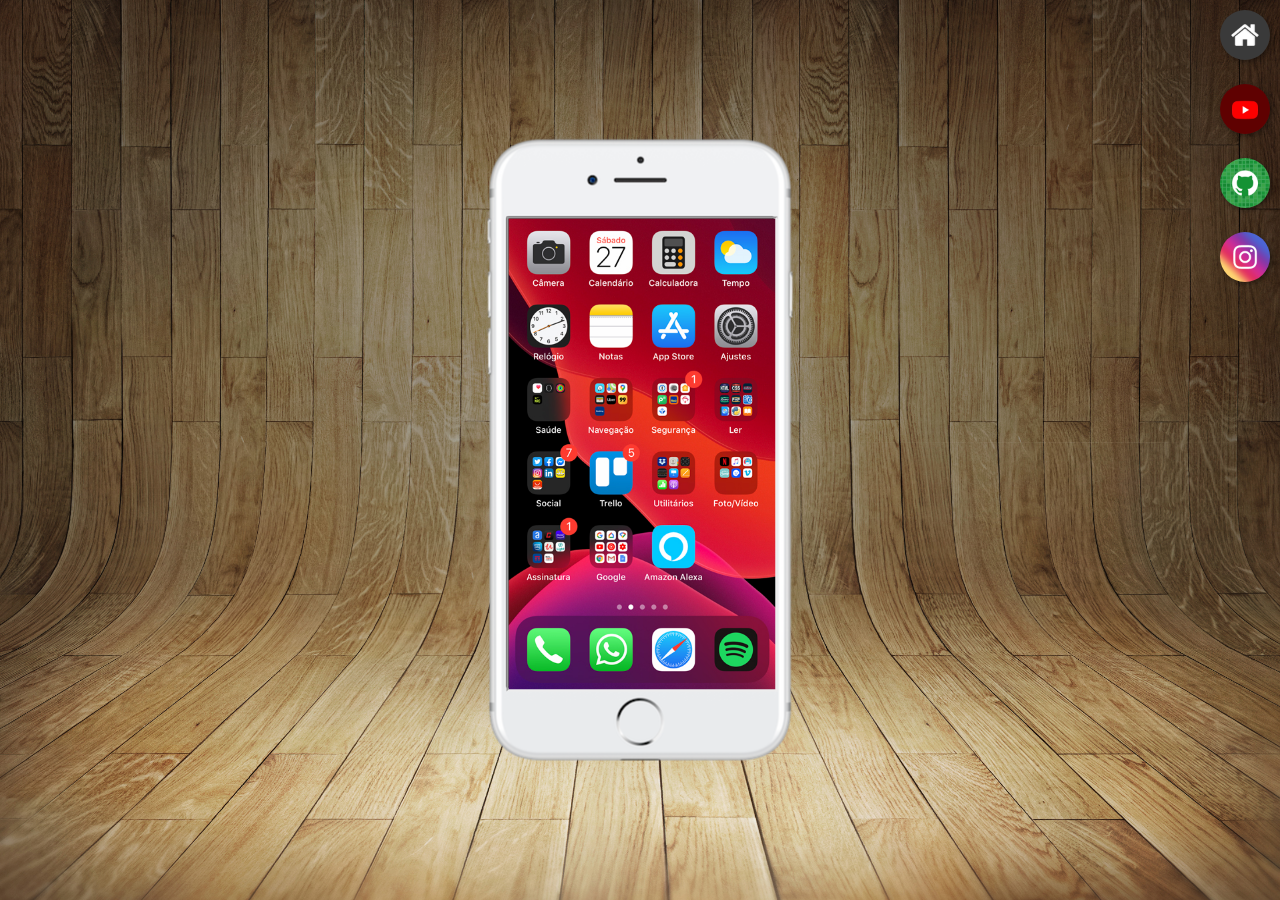
<file: Index.html>
<!DOCTYPE html>
<html lang="pt-br">
<head>
    <meta charset="UTF-8">
    <meta name="viewport" content="width=device-width, initial-scale=1.0">
    <link rel="shortcut icon" href="favicon.ico" type="image/x-icon">
    <title>Projeto Redes Sociais</title>
    <link rel="stylesheet" href="estilos/style.css">
</head>
<body>
    <main>
        <section id="telefone">
            <iframe src="home.html" id="tela" name="tela" framborder="0"></iframe>
        </section>

        <section id="redes-sociais">
            <a href="home.html" target="tela"> <img src="imagens/logo-home.jpg" alt="home"></a><br>

            <a href="youtube.html" target="tela"> <img src="imagens/logo-youtube.jpg" alt="youtube"></a><br>

            <a href="github.html" target="tela"> <img src="imagens/logo-github.jpg" alt="github"></a><br>

            <a href="instagram.html" target="tela"> <img src="imagens/logo-instagram.jpg" alt="instagram"><br>

        
        </section>
    </main>
</body>
</html>
</file>
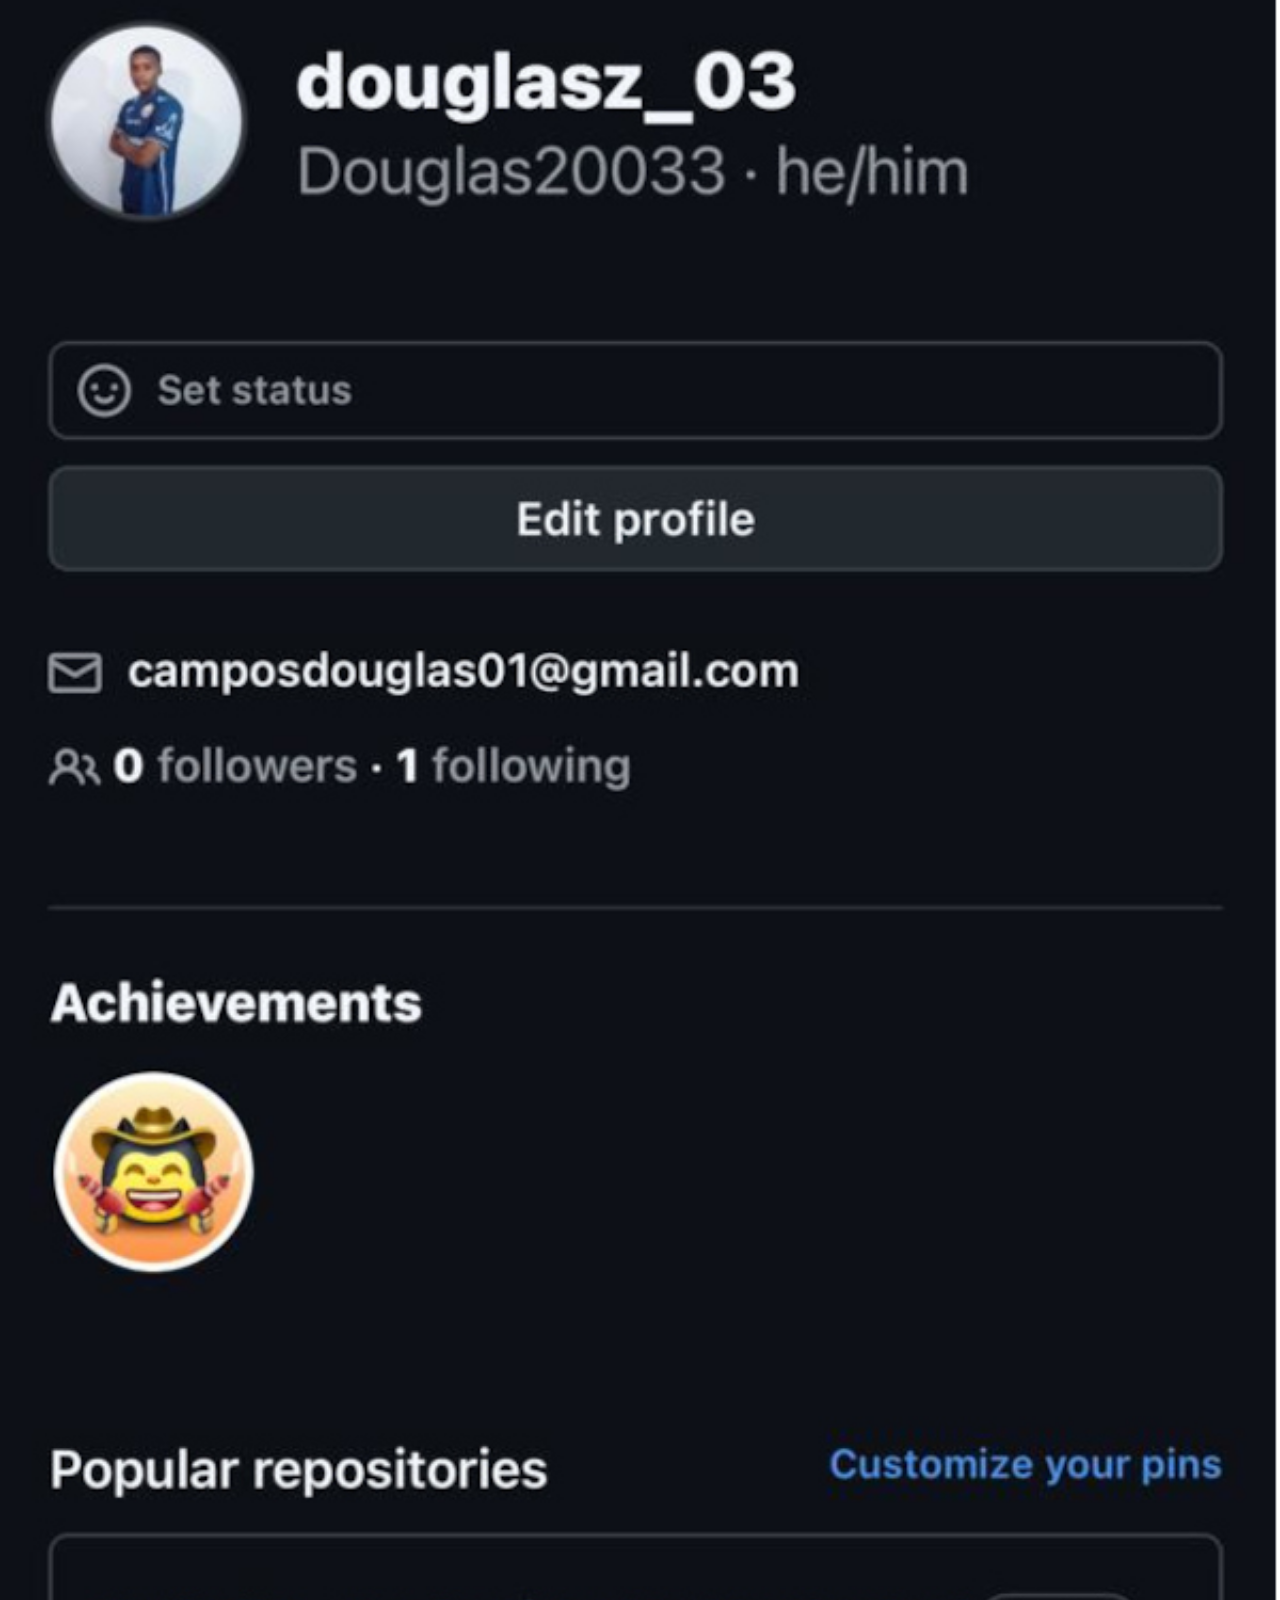
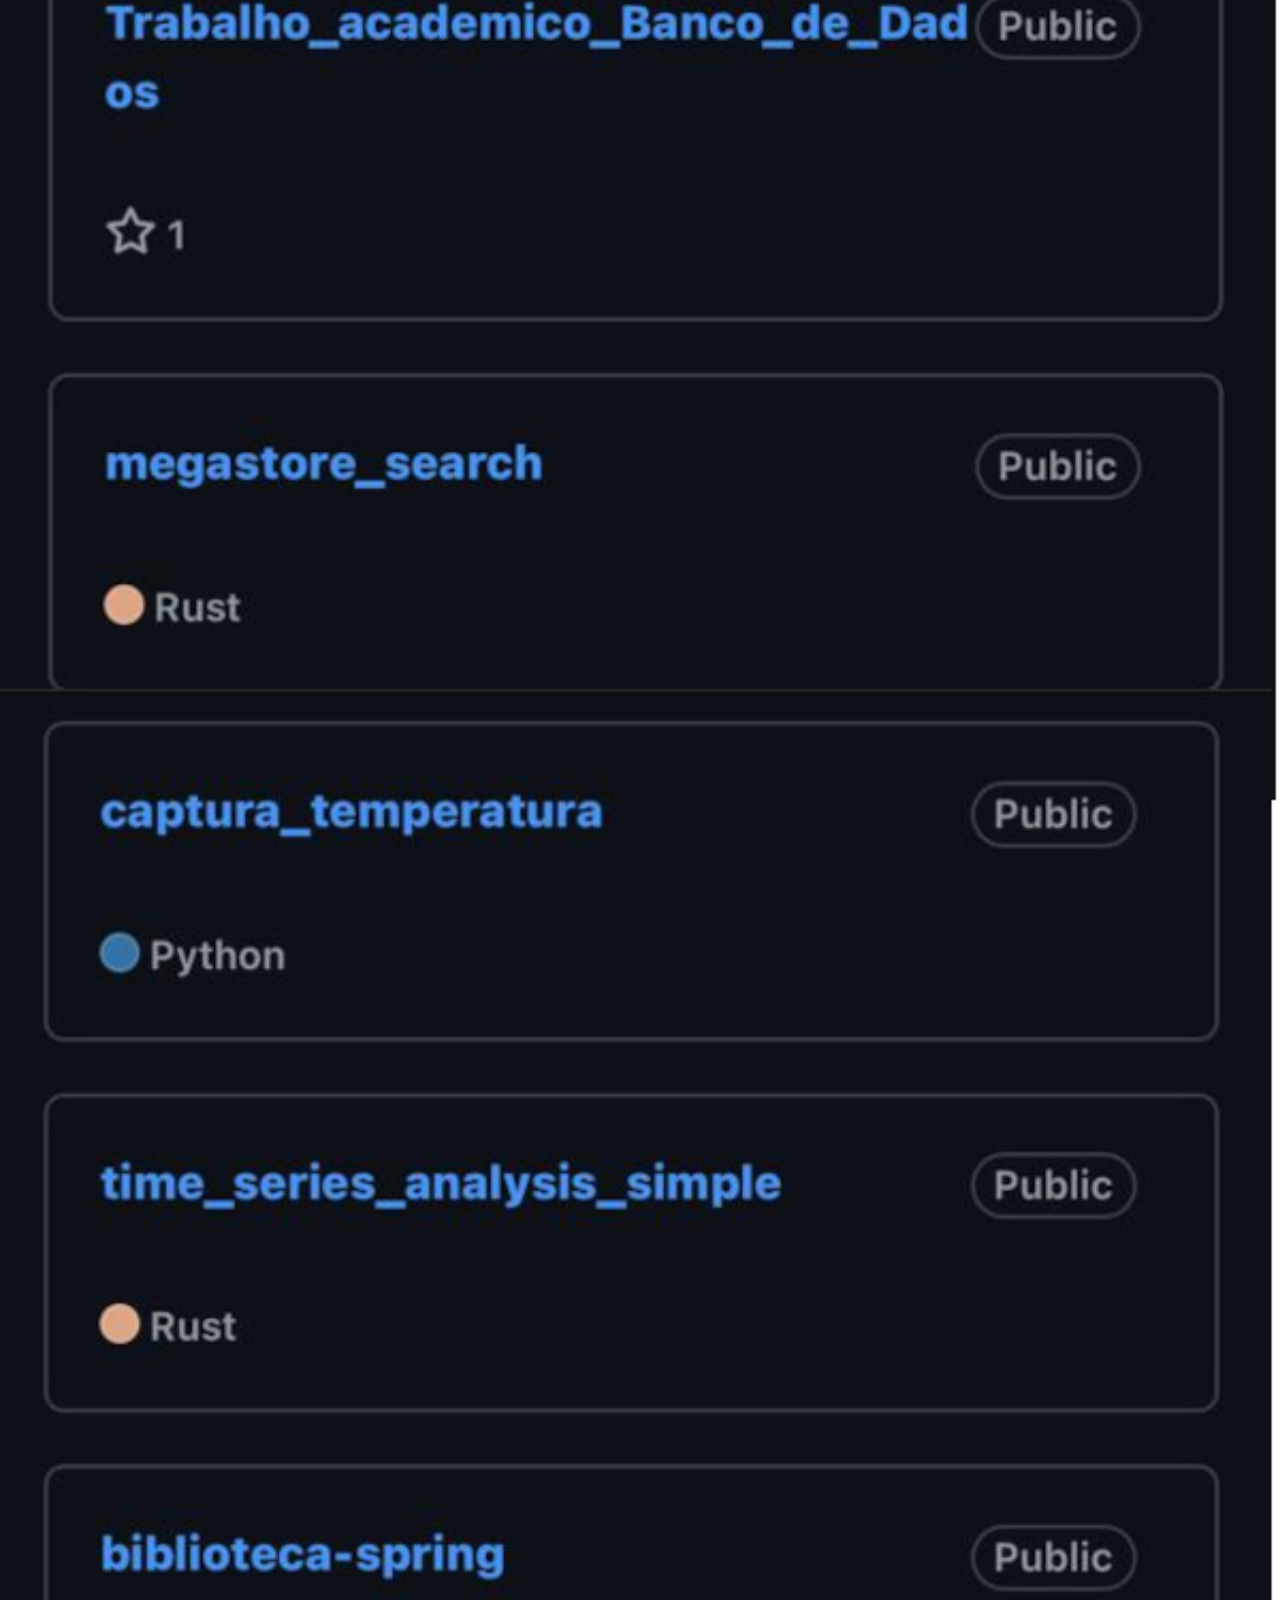
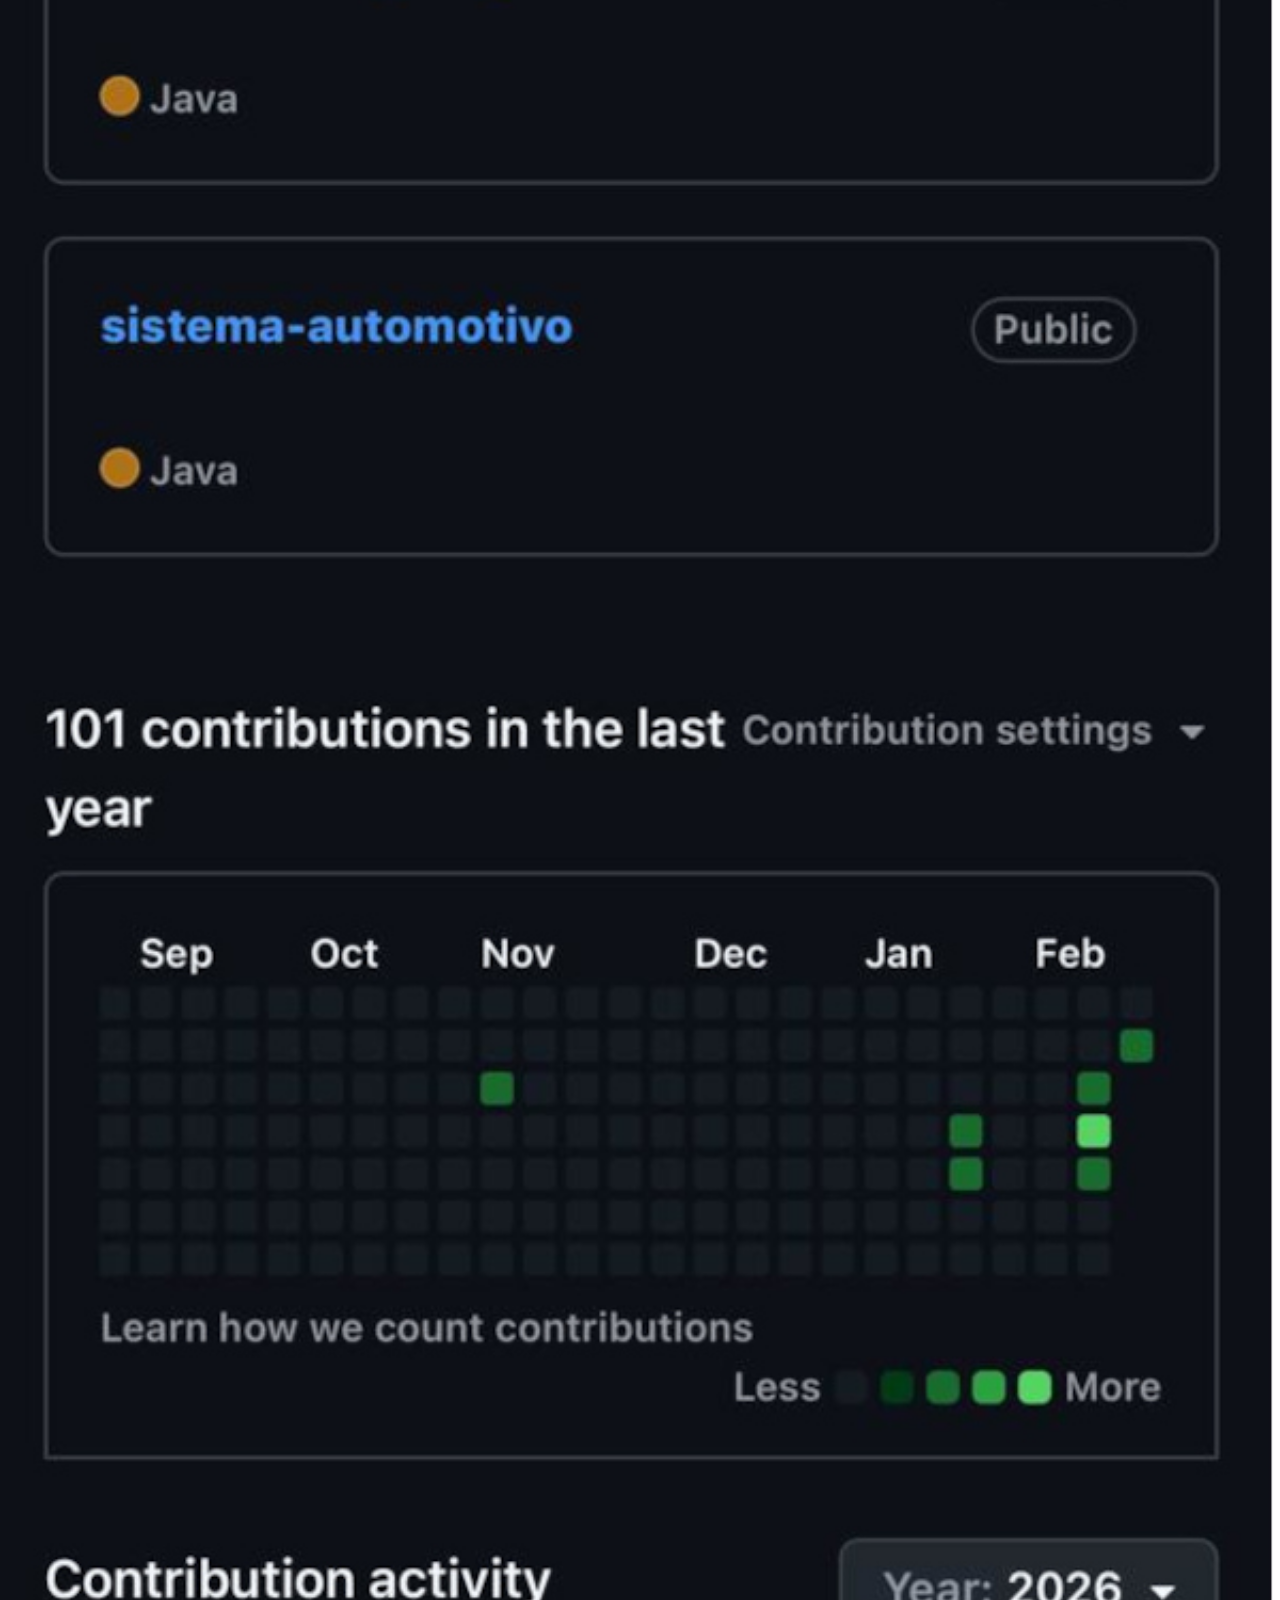
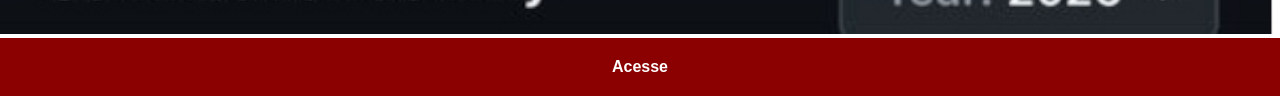
<file: github.html>
<!DOCTYPE html>
<html lang="pt-br">
<head>
    <meta charset="UTF-8">
    <meta name="viewport" content="width=device-width, initial-scale=1.0">
    <title>Github</title>
    <link rel="stylesheet" href="estilos/social.css">
</head>
<body>
    <img src="personalizada/github.jpg" alt="Github">
    <a href="https://github.com/Douglas20033" target="_blank"> Acesse</a>
</body>
</html>
</file>
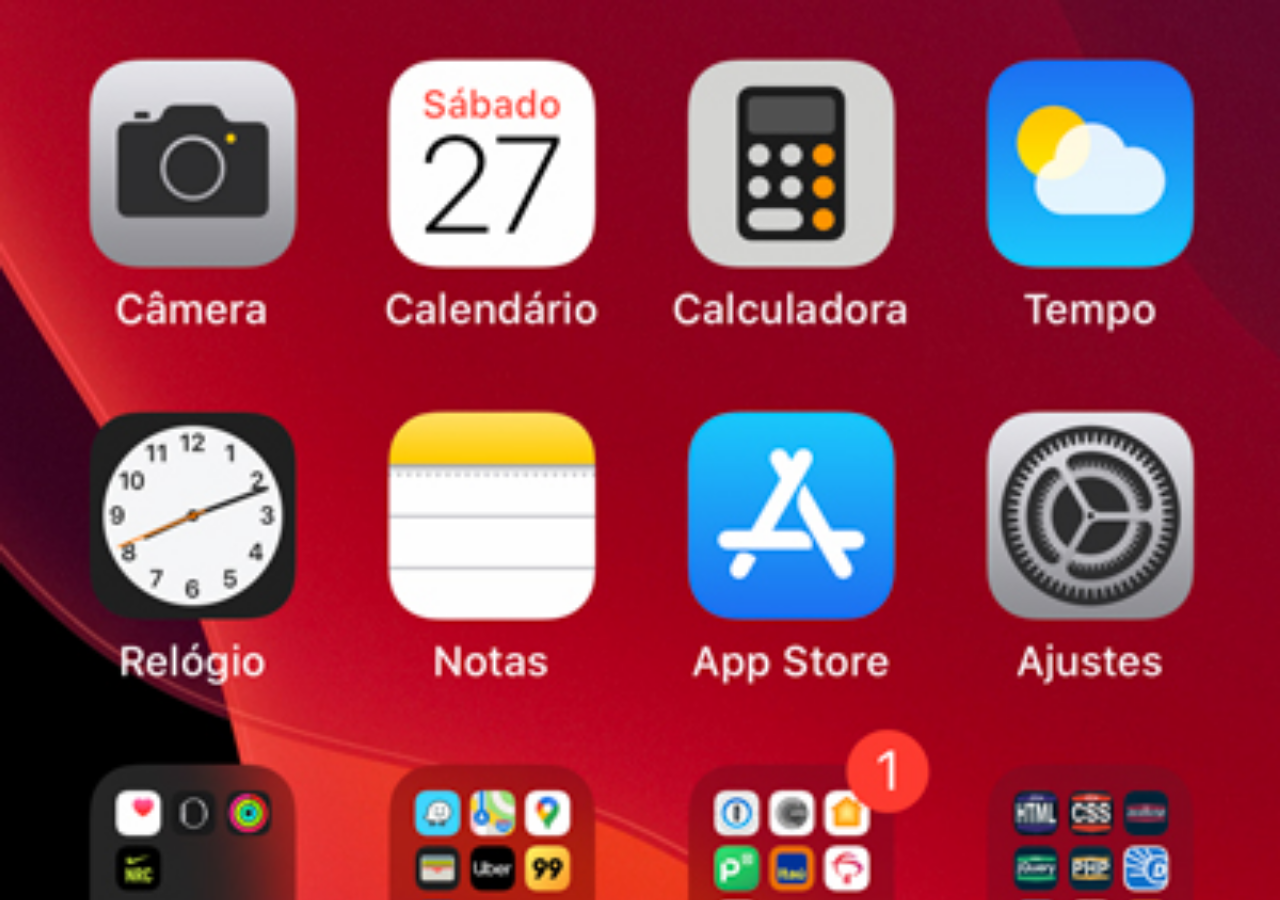
<file: home.html>
<!DOCTYPE html>
<html lang="pt-br">
<head>
    <meta charset="UTF-8">
    <meta name="viewport" content="width=device-width, initial-scale=1.0">
    <title>Home</title>
</head>
<style>
    *{
        margin: 0px;
        padding: 0px;
        box-sizing: border-box;

    }

    body{
        overflow-x: hidden;
        width: 100vh;
        height: 100vh;
        background-color: black;
        background: url('imagens/tela-home.jpg') no-repeat top center;
        background-size: cover;
    }

</style>
<body>
    
</body>
</html>
</file>
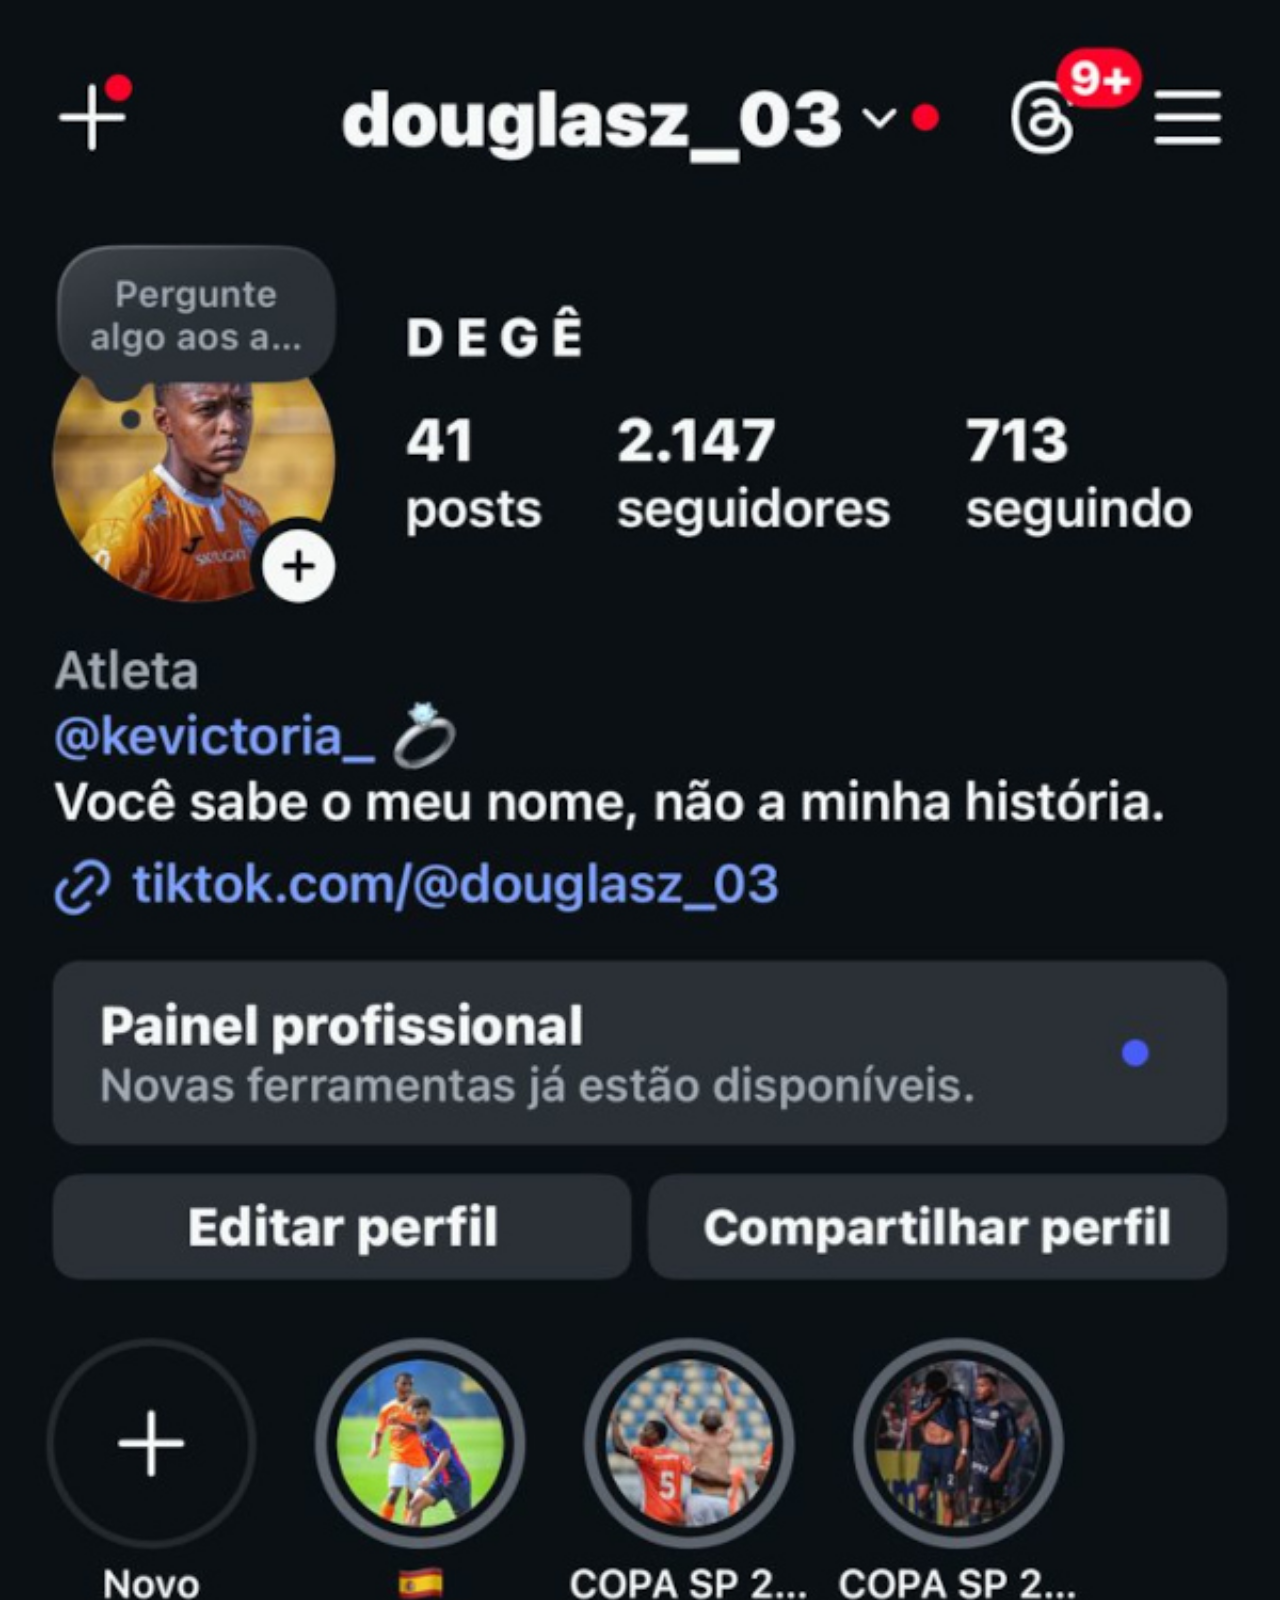
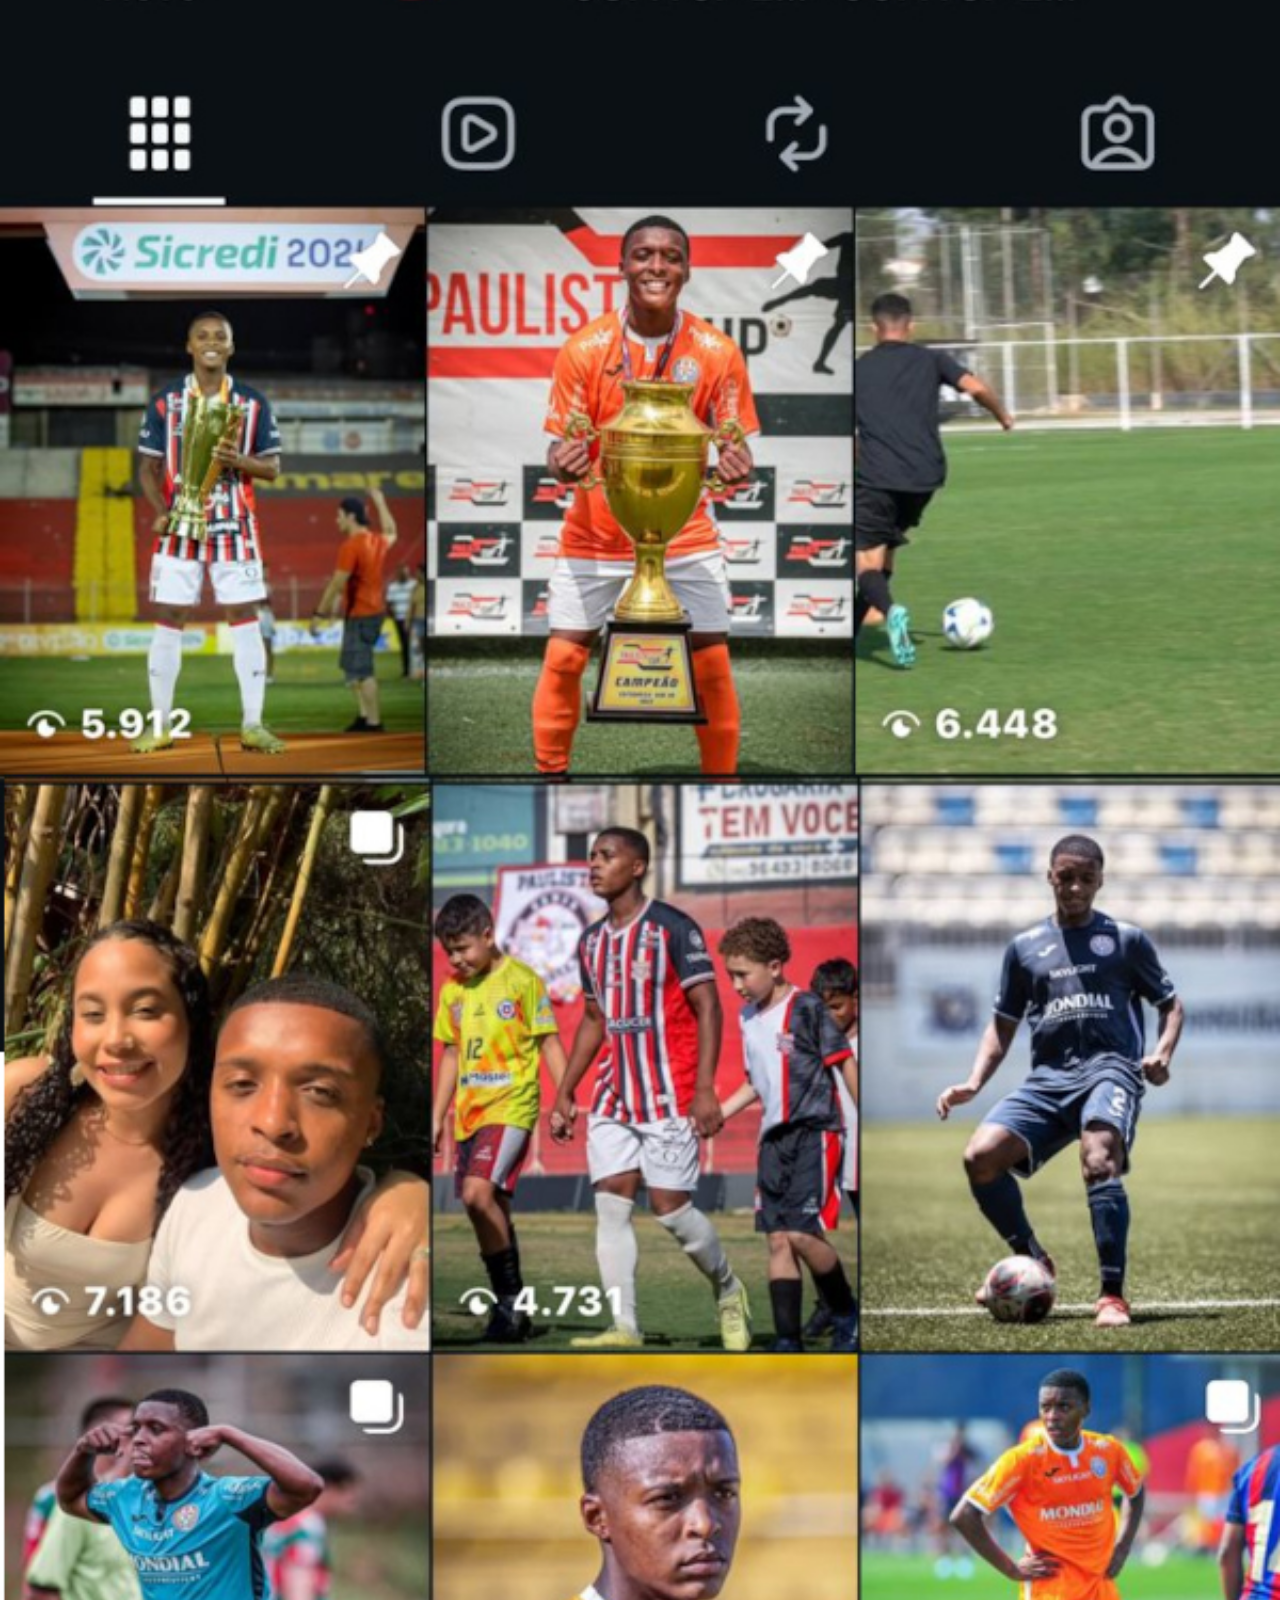
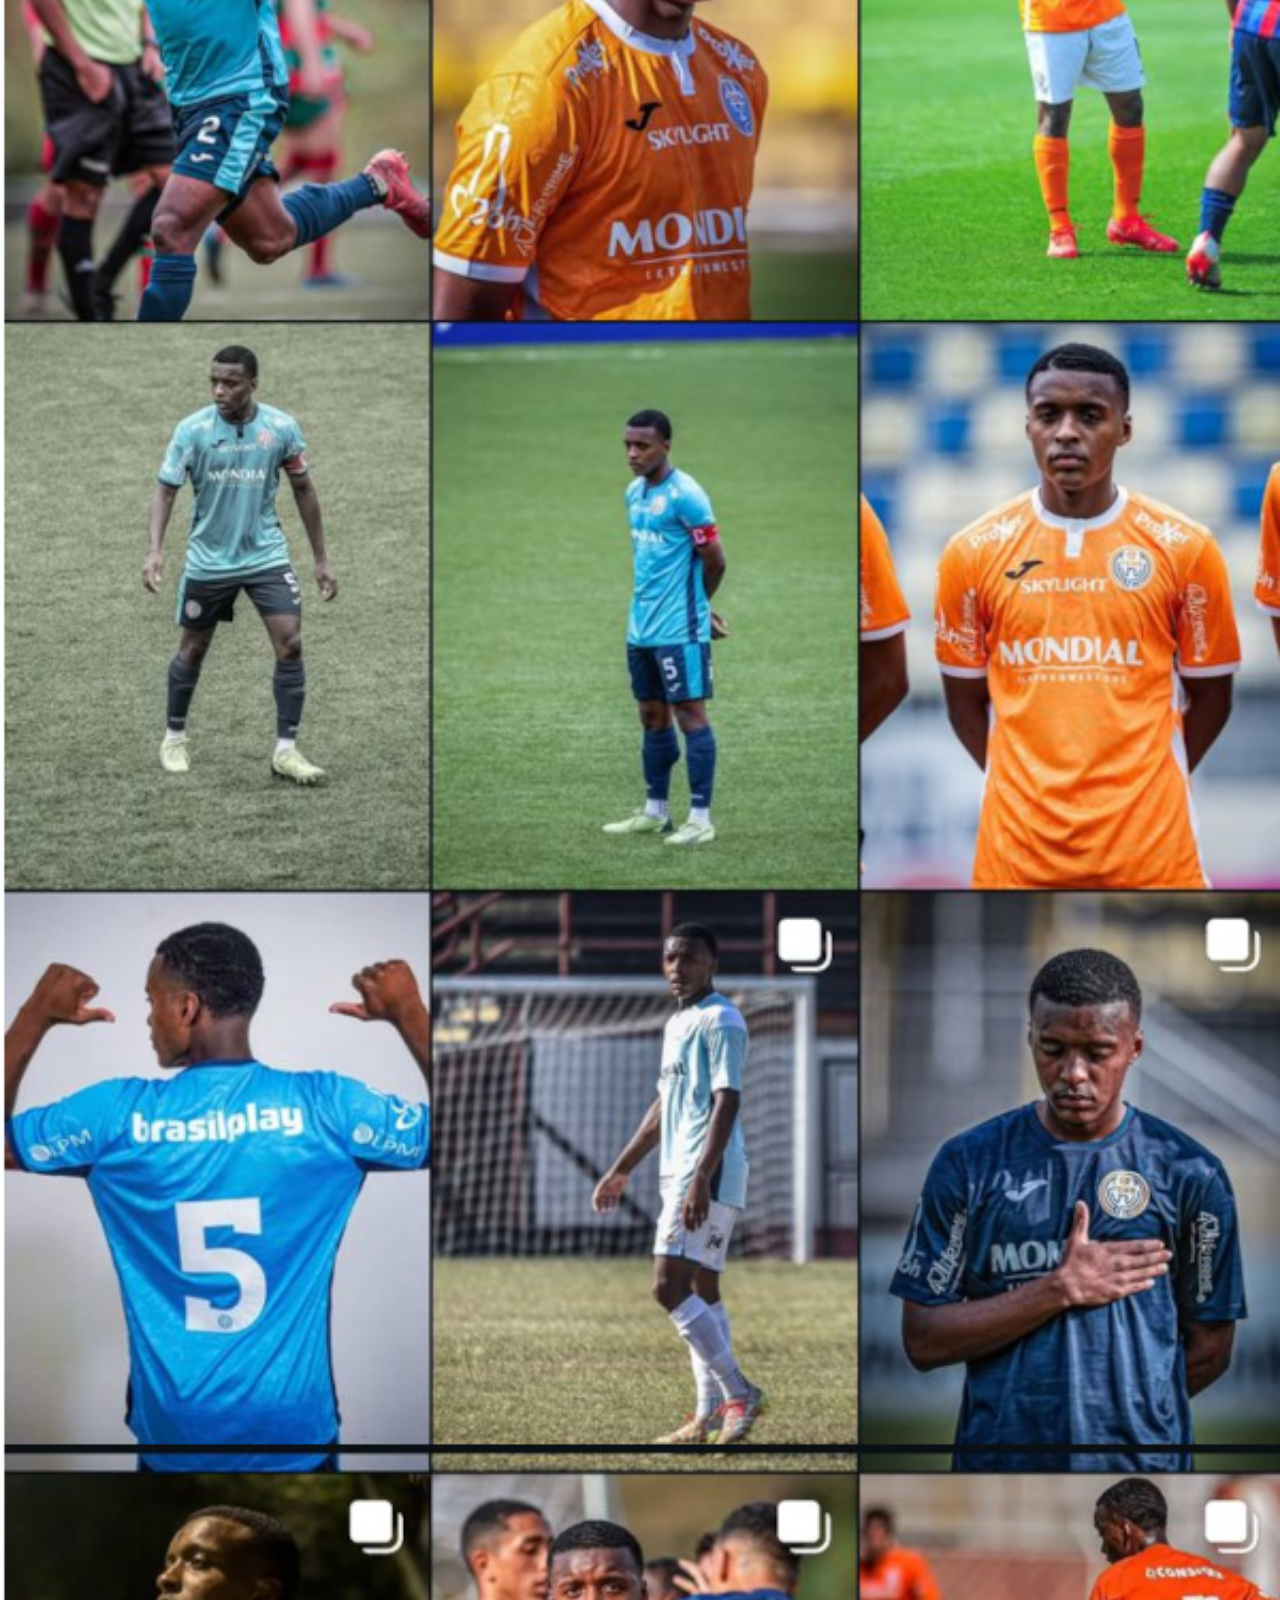
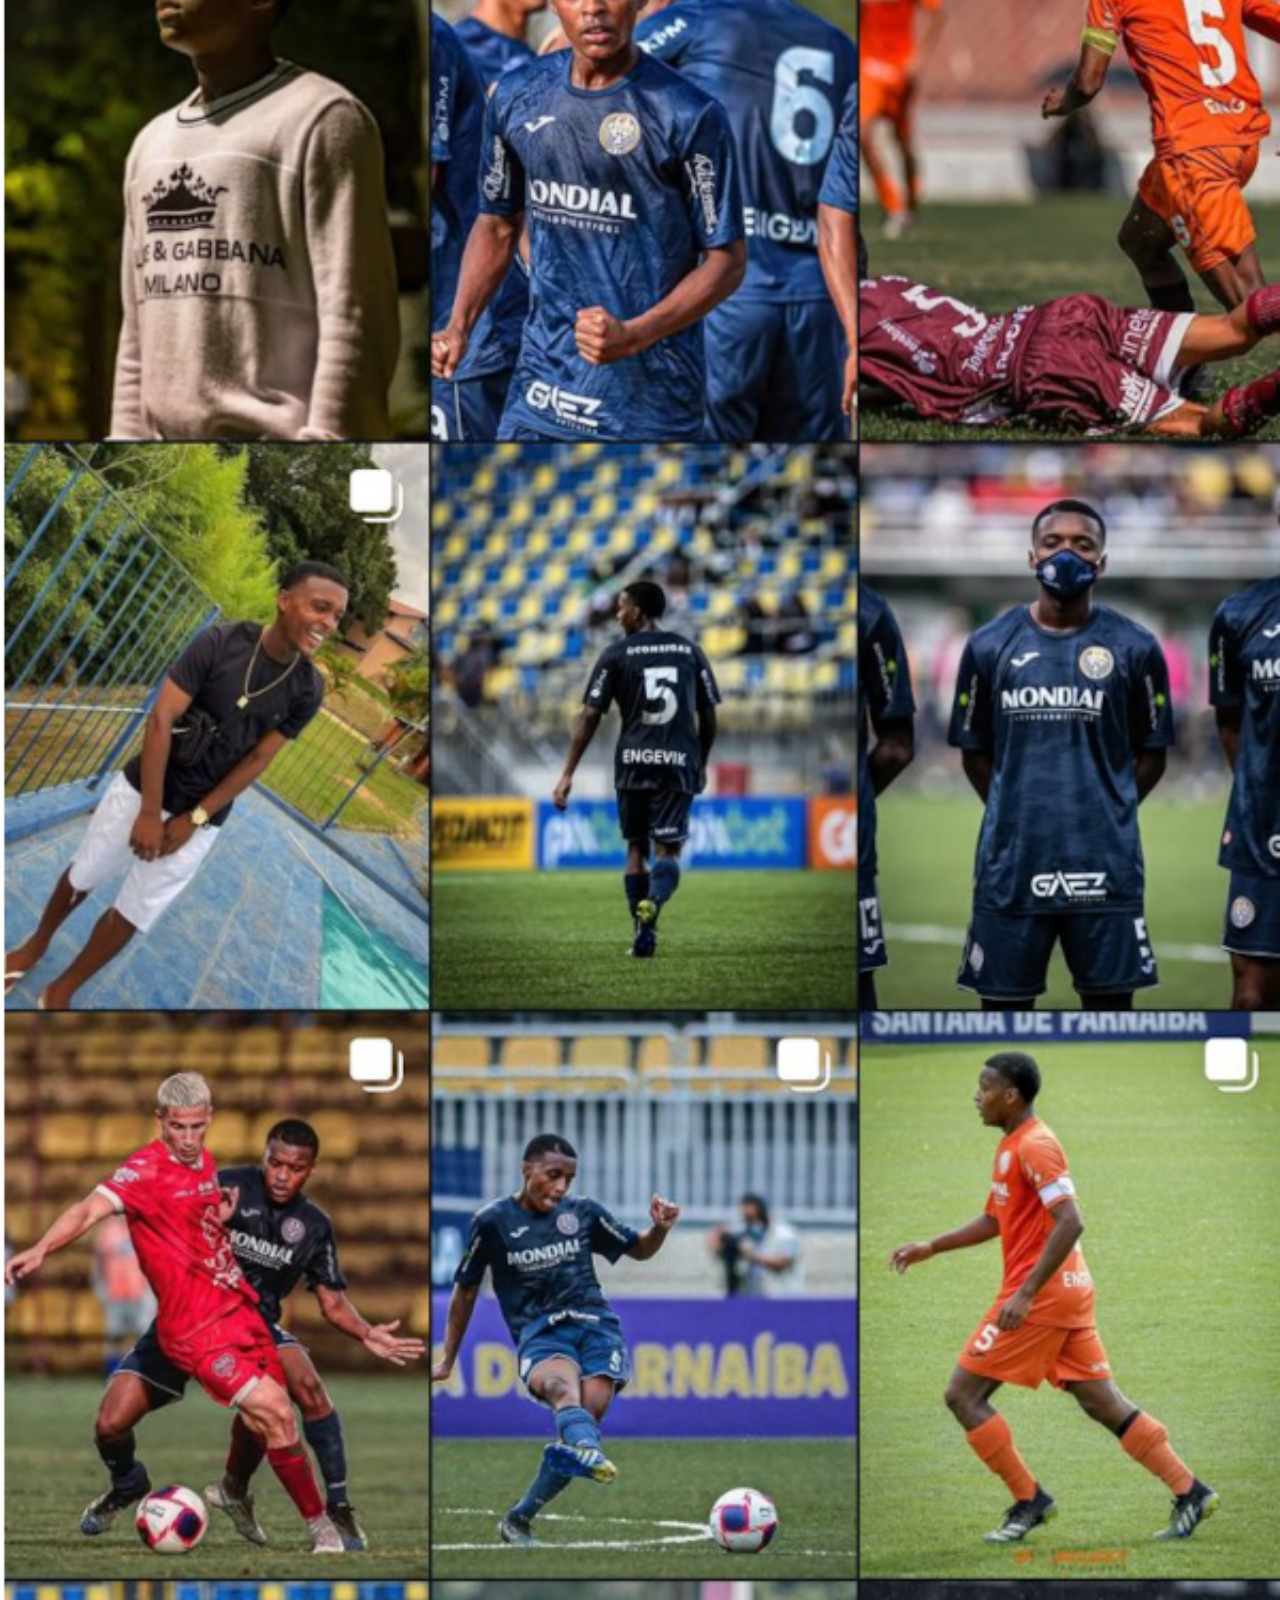
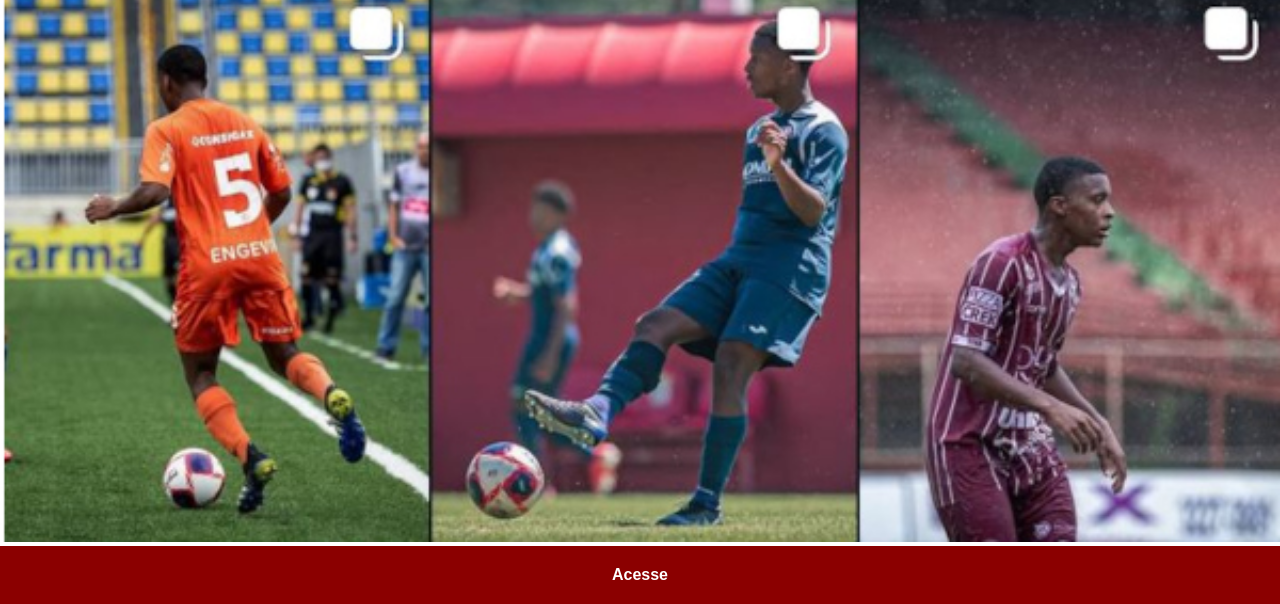
<file: instagram.html>
<!DOCTYPE html>
<html lang="pt-br">
<head>
    <meta charset="UTF-8">
    <meta name="viewport" content="width=device-width, initial-scale=1.0">
    <title>instagram</title>
    <link rel="stylesheet" href="estilos/social.css">
</head>
<body>
    <img src="personalizada/instagram.jpg" alt="Instagram">
    <a href="https://www.instagram.com/douglasz_03/" target="_blank"> Acesse </a>
</body>
</html>
</file>
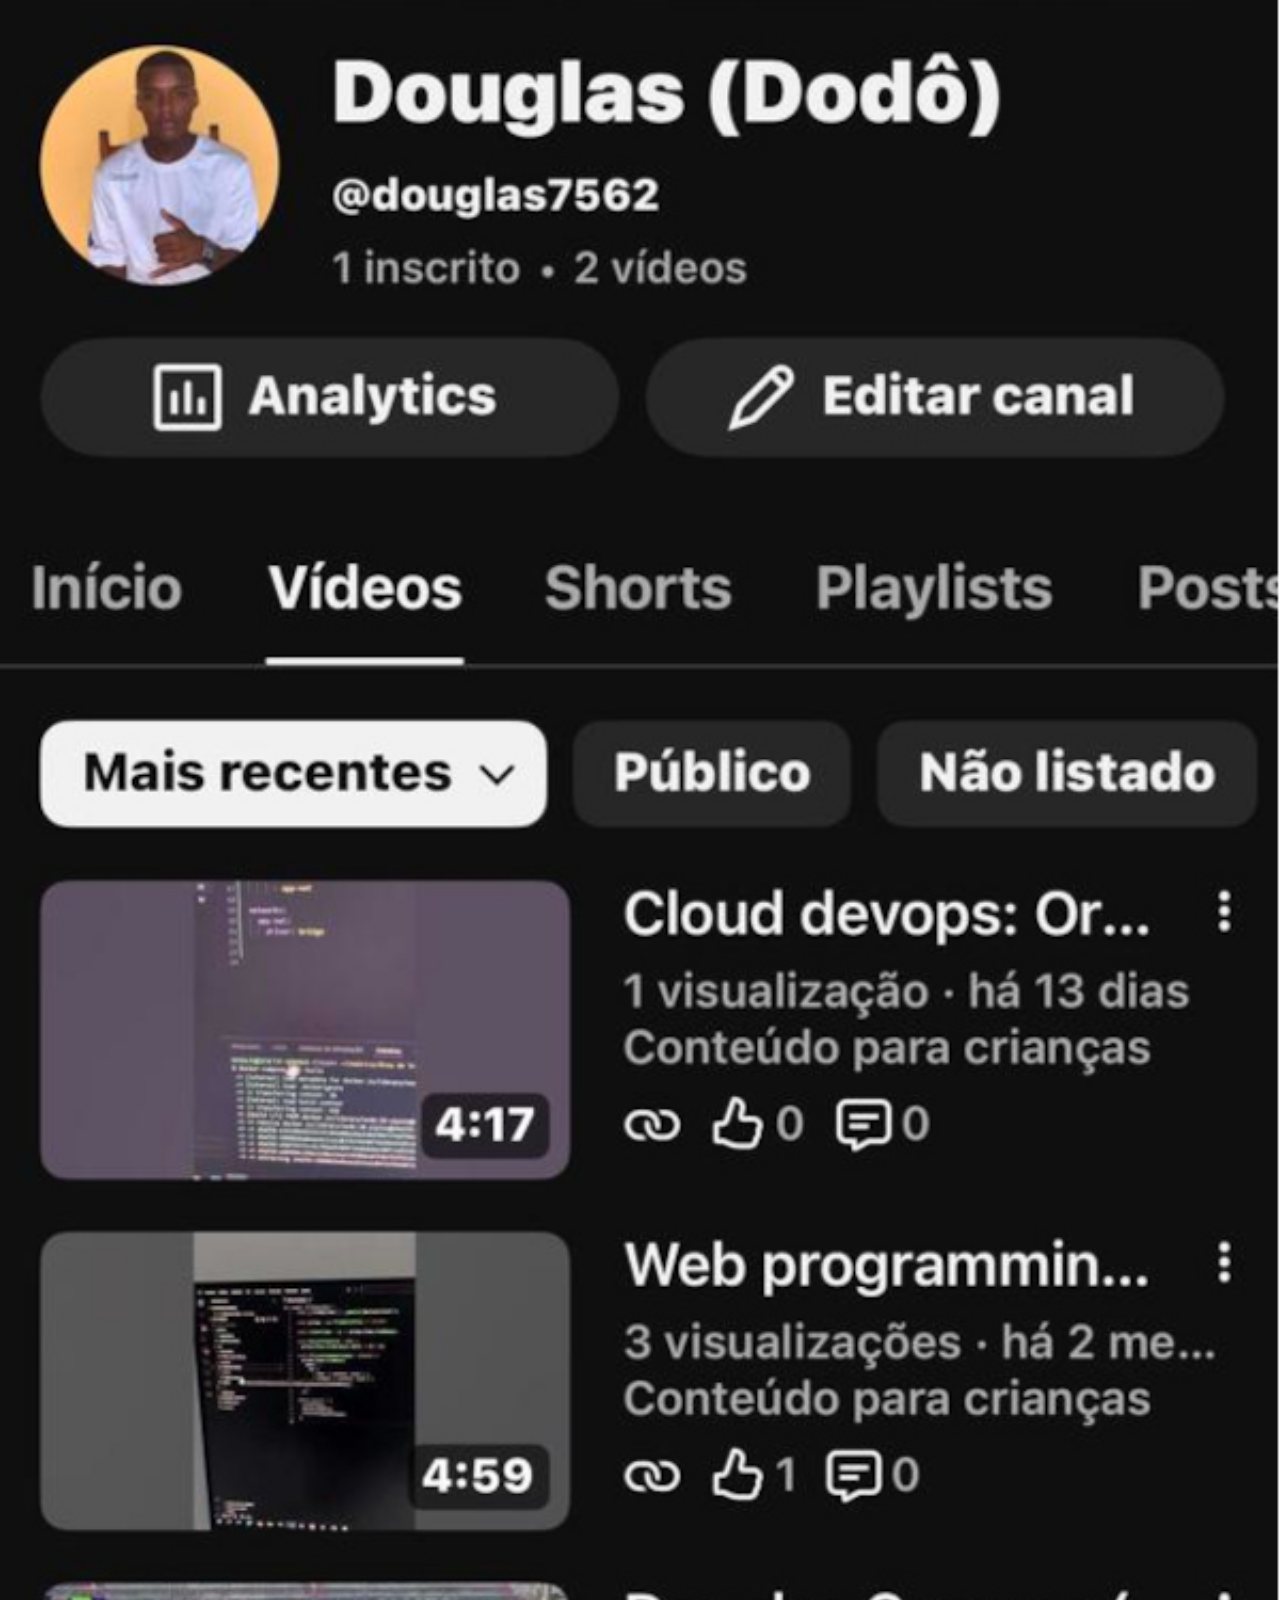
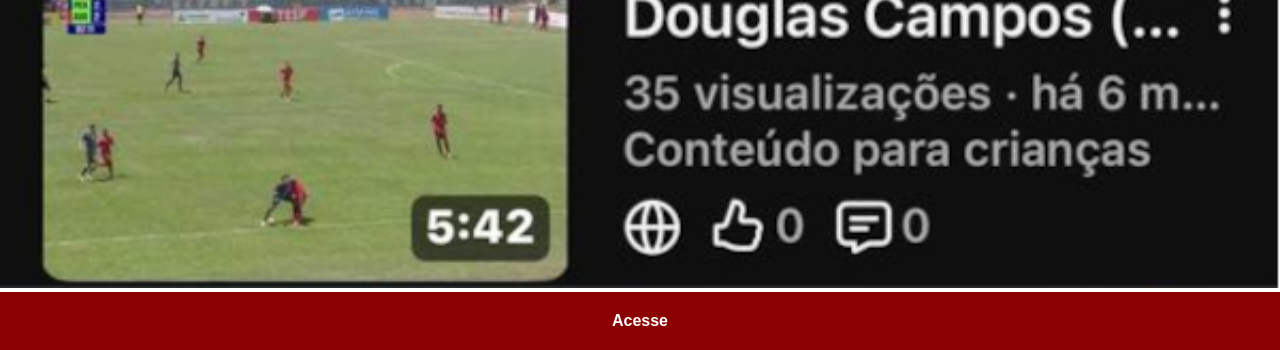
<file: youtube.html>
<!DOCTYPE html>
<html lang="en">
<head>
    <meta charset="UTF-8">
    <meta name="viewport" content="width=device-width, initial-scale=1.0">
    <title>Youtube</title>
    <link rel="stylesheet" href="estilos/social.css">
</head>

<body>
    <img src="personalizada/youtube.jpg" alt="youtube">
    
    <a href="https://www.youtube.com/@douglas7562/videos" target="_blank"> Acesse </a>
</body>
</html>
</file>
<file: estilos/style.css>
@charset "UTF-8";

*{
    margin: 0px;
    padding: 0px;
    font-family: Arial, Helvetica, sans-serif;
}

html, body{
    height: 100vh;
    width: 100vw;
    
}

body{
    background: url('../imagens/fundo-madeira.jpg') 
    no-repeat top center;
    background-size: cover;
    background-attachment: fixed;

}

main{
    position: relative;
    height: 100vh;
}

section#telefone{
    position: absolute;
    top: 50%;
    left: 50%;
    transform: translate(-50%,-50%);

    height: 627px;
    width: 311px;
    background: url("../imagens/frame-iphone.png") no-repeat;
}

iframe#tela{
    position: relative;
    top: 80px;
    left: 22px;
    width: 267px;
    height: 471px;
}

section#redes-sociais{
    text-align: right;
}

section#redes-sociais img{

    width: 50px;
    margin: 10px;
    border-radius: 50%;
    box-shadow: 2px 2px 5px rgba(0, 0, 0, 0.404);
    box-sizing: border-box;

}

section#redes-sociais img:hover{
    border: 2px solid rgba(255, 255, 255, 0.637);
    transform: translate(-3px -3px);
    box-shadow: 5px 5px 10px #66513a;
    transition: transform .6s;
}
</file>
<file: estilos/social.css>
@charset "UTF-8";

     *{
        margin: 0px;
        padding: 0px;
        font-family: Arial, Helvetica, sans-serif;
    }
    ::-webkit-scrollbar{
        width: 0px;
        height: 0px;
    }
    img{
        width: 100vw;
    }
    a {
        display: block;
        background-color: darkred;
        color: white;
        padding: 20px;
        text-align: center;
        font-weight: bolder;
        text-decoration: none;
        
    }

    a:hover{
       background-color: red;
    }
</file>
